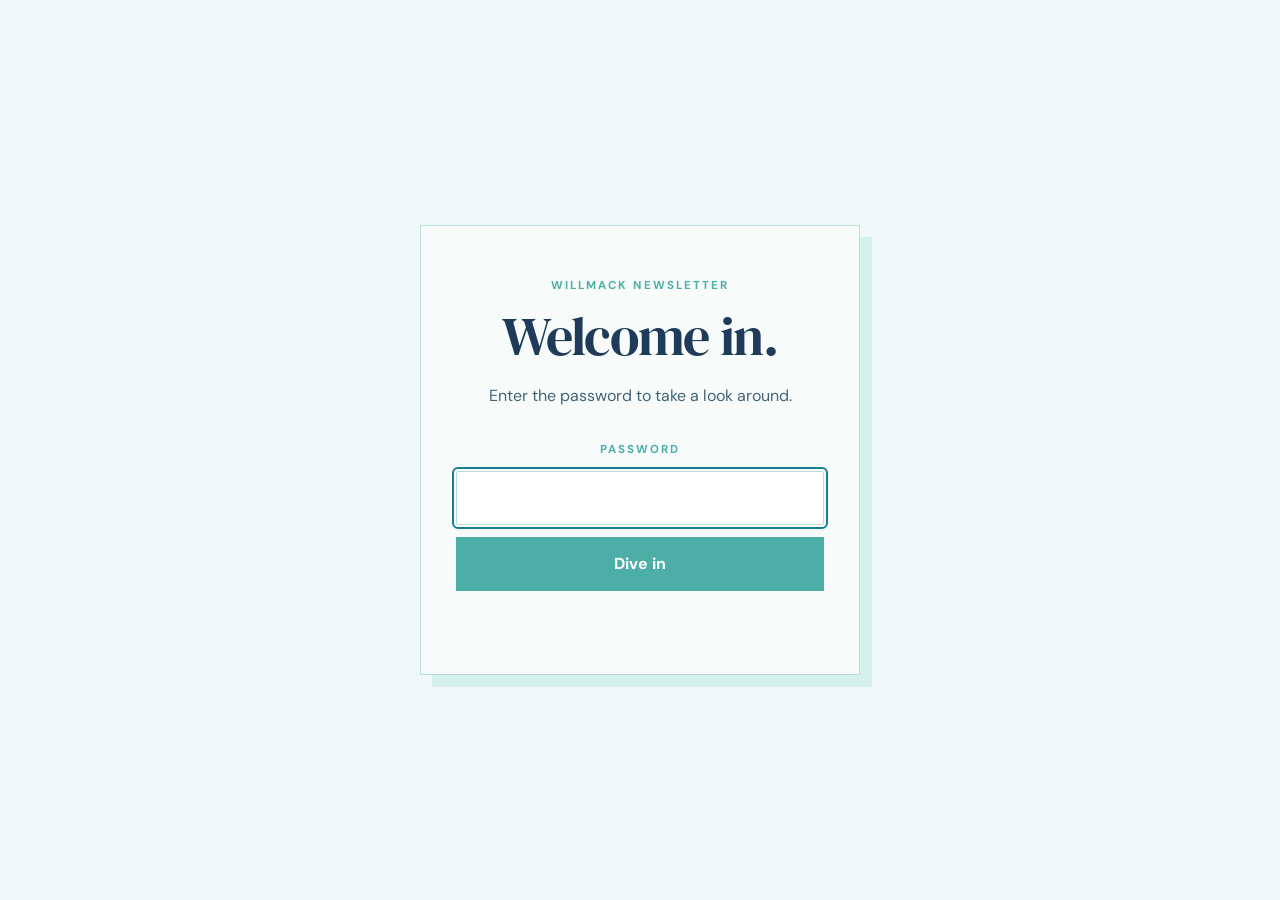
<file: index.html>
<!doctype html>
<html lang="en" data-root="./">

<head>
    <meta charset="utf-8">
    <meta name="viewport" content="width=device-width, initial-scale=1">
    <meta name="theme-color" content="#faf6ee">
    <title>WillMack Newsletter</title>
    <link rel="icon" href="data:image/svg+xml,%3Csvg xmlns='http://www.w3.org/2000/svg' viewBox='0 0 100 100'%3E%3Ctext y='.9em' font-size='90'%3E✉︎%3C/text%3E%3C/svg%3E">
    <link rel="stylesheet" href="./assets/css/style.css">
</head>

<body data-page="home">
    <div id="gate" class="gate">
        <div class="gate-card">
            <div class="eyebrow">WillMack Newsletter</div>
            <h1>Welcome in.</h1>
            <p>Enter the password to take a look around.</p>
            <form id="password-form"><label for="password" class="eyebrow">Password</label><input id="password"
                    type="password" autocomplete="current-password" required autofocus><button class="btn"
                    type="submit">Dive in</button>
                <div id="error" class="error" role="alert"></div>
            </form>
        </div>
    </div>
    <div id="site-shell" class="hidden">
        <div id="header"></div>
        <main id="main"></main>
        <div id="footer"></div>
    </div>
    <script src="./assets/js/config.js"></script>
    <script src="./assets/js/content.js"></script>
    <script src="./assets/js/app.js"></script>
</body>

</html>
</file>
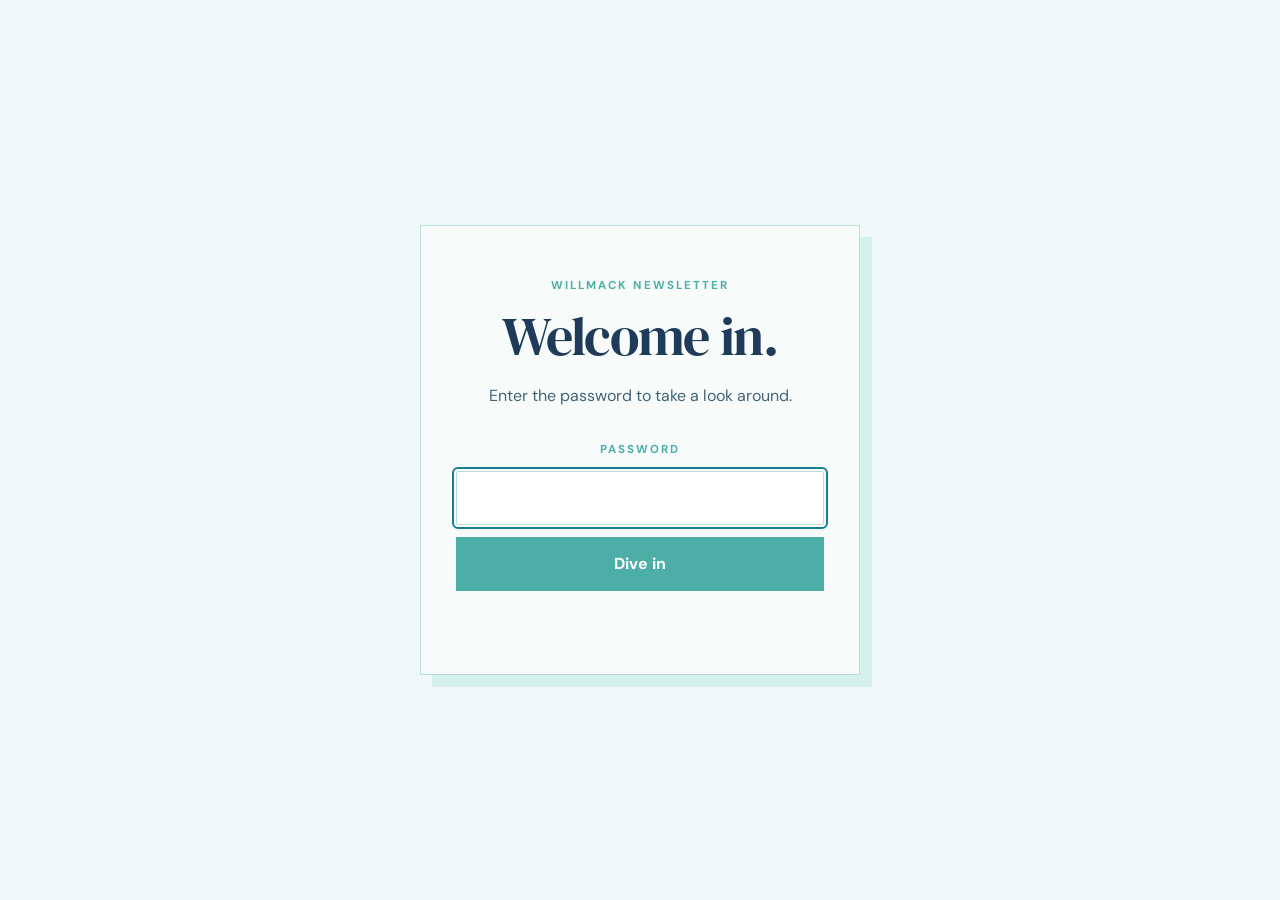
<file: pages/about.html>
<!doctype html>
<html lang="en" data-root="../">

<head>
    <meta charset="utf-8">
    <meta name="viewport" content="width=device-width, initial-scale=1">
    <meta name="theme-color" content="#faf6ee">
    <title>WillMack Newsletter</title>
    <link rel="icon" href="data:image/svg+xml,%3Csvg xmlns='http://www.w3.org/2000/svg' viewBox='0 0 100 100'%3E%3Ctext y='.9em' font-size='90'%3E✉︎%3C/text%3E%3C/svg%3E">
    <link rel="stylesheet" href="../assets/css/style.css">
</head>

<body data-page="about">
    <div id="gate" class="gate">
        <div class="gate-card">
            <div class="eyebrow">WillMack Newsletter</div>
            <h1>Welcome in.</h1>
            <p>Enter the password to take a look around.</p>
            <form id="password-form"><label for="password" class="eyebrow">Password</label><input id="password"
                    type="password" autocomplete="current-password" required autofocus><button class="btn"
                    type="submit">Dive in</button>
                <div id="error" class="error" role="alert"></div>
            </form>
        </div>
    </div>
    <div id="site-shell" class="hidden">
        <div id="header"></div>
        <main id="main"></main>
        <div id="footer"></div>
    </div>
    <script src="../assets/js/config.js"></script>
    <script src="../assets/js/pages/about.js"></script>
    <script src="../assets/js/app.js"></script>
</body>

</html>
</file>
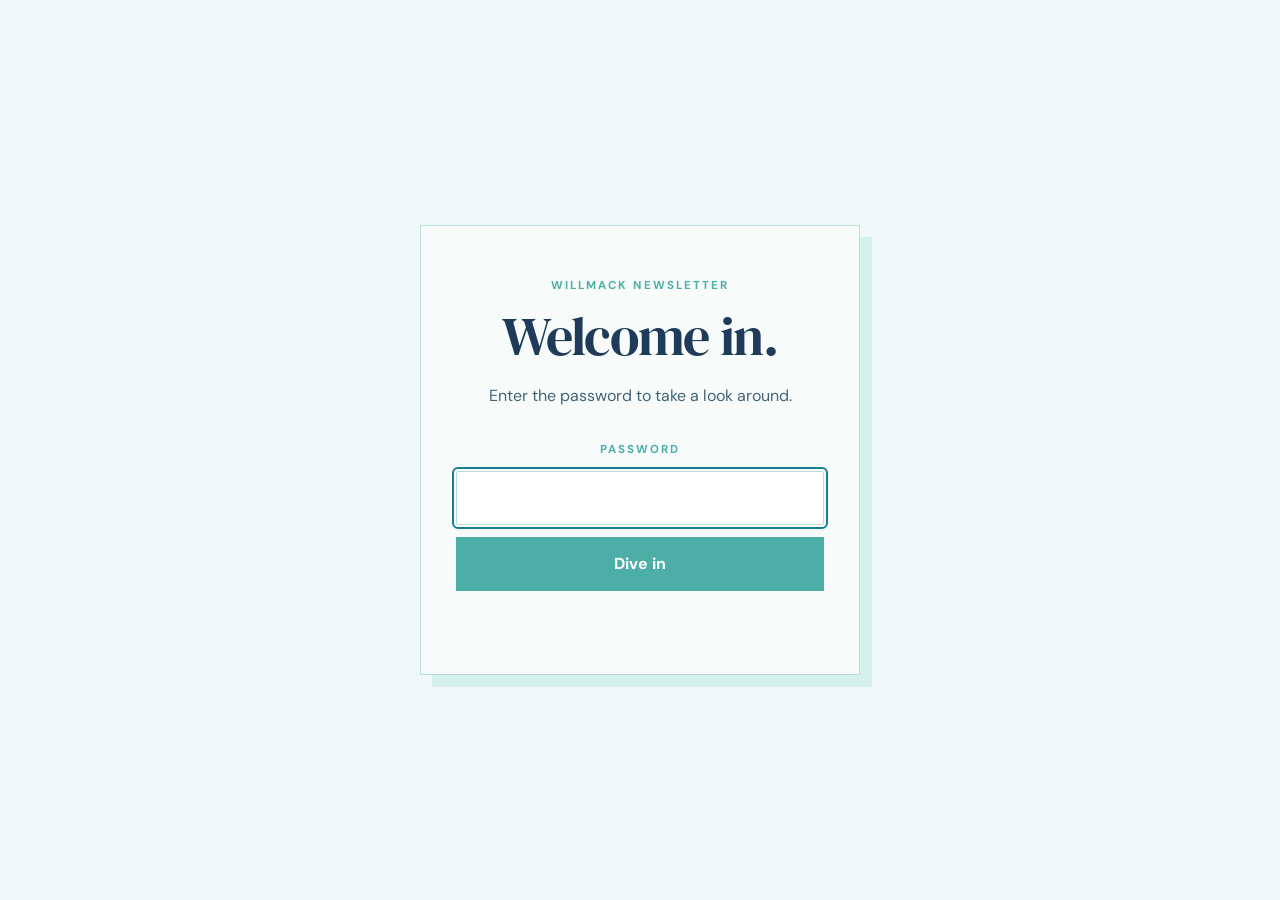
<file: pages/issue_001.html>
<!doctype html>
<html lang="en" data-root="../">

<head>
    <meta charset="utf-8">
    <meta name="viewport" content="width=device-width, initial-scale=1">
    <meta name="theme-color" content="#faf6ee">
    <title>WillMack Newsletter</title>
    <link rel="icon" href="data:image/svg+xml,%3Csvg xmlns='http://www.w3.org/2000/svg' viewBox='0 0 100 100'%3E%3Ctext y='.9em' font-size='90'%3E✉︎%3C/text%3E%3C/svg%3E">
    <link rel="stylesheet" href="../assets/css/style.css">
</head>

<body data-page="issue_001">
    <div id="gate" class="gate">
        <div class="gate-card">
            <div class="eyebrow">WillMack Newsletter</div>
            <h1>Welcome in.</h1>
            <p>Enter the password to take a look around.</p>
            <form id="password-form"><label for="password" class="eyebrow">Password</label><input id="password"
                    type="password" autocomplete="current-password" required autofocus><button class="btn"
                    type="submit">Dive in</button>
                <div id="error" class="error" role="alert"></div>
            </form>
        </div>
    </div>
    <div id="site-shell" class="hidden">
        <div id="header"></div>
        <main id="main"></main>
        <div id="footer"></div>
    </div>
    <script src="../assets/js/config.js"></script>
    <script src="../assets/js/pages/issue-001.js"></script>
    <script src="../assets/js/app.js"></script>
</body>

</html>
</file>
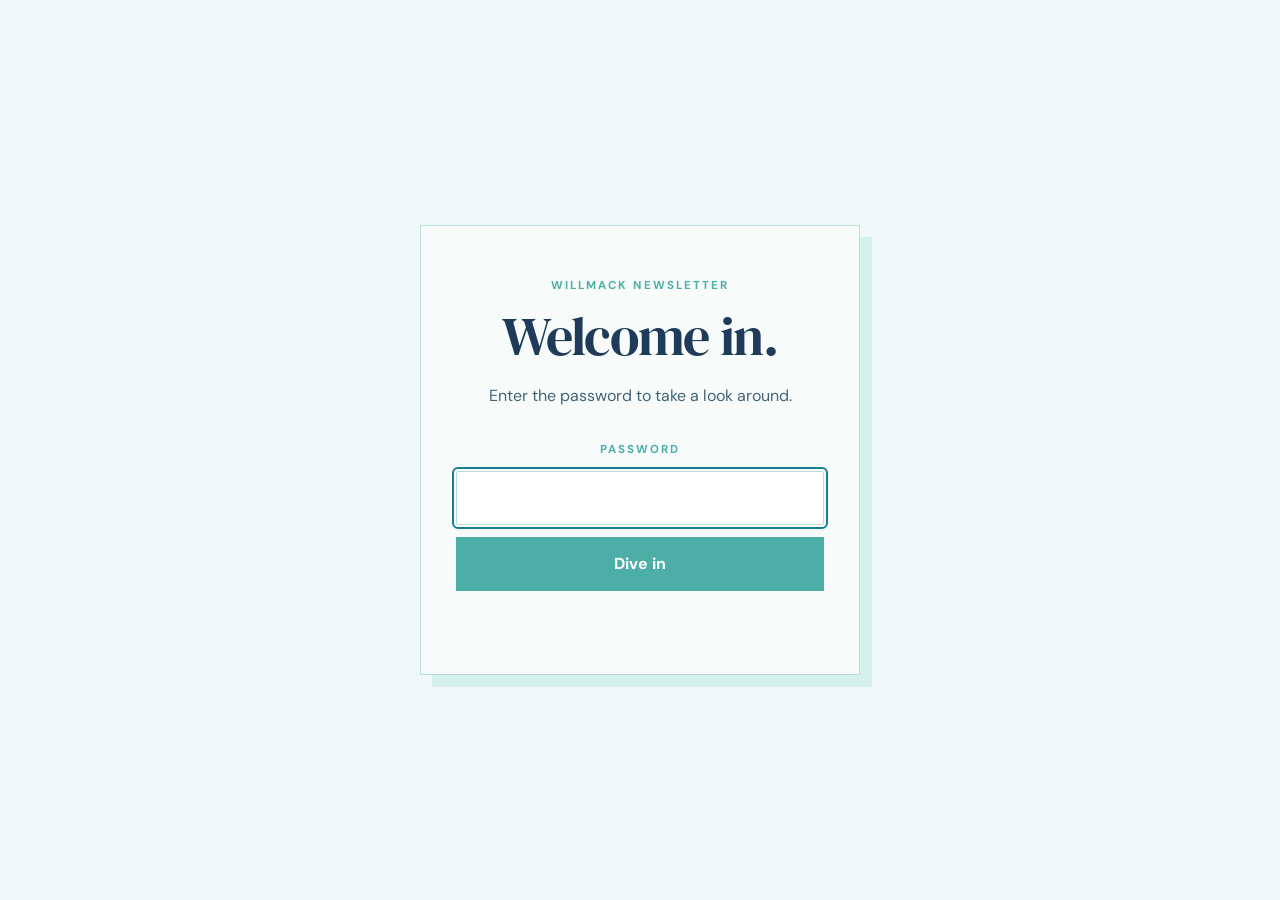
<file: pages/issue_002.html>
<!doctype html>
<html lang="en" data-root="../">

<head>
    <meta charset="utf-8">
    <meta name="viewport" content="width=device-width, initial-scale=1">
    <meta name="theme-color" content="#faf6ee">
    <title>WillMack Newsletter</title>
    <link rel="icon" href="data:image/svg+xml,%3Csvg xmlns='http://www.w3.org/2000/svg' viewBox='0 0 100 100'%3E%3Ctext y='.9em' font-size='90'%3E✉︎%3C/text%3E%3C/svg%3E">
    <link rel="stylesheet" href="../assets/css/style.css">
</head>

<body data-page="issue_002">
    <div id="gate" class="gate">
        <div class="gate-card">
            <div class="eyebrow">WillMack Newsletter</div>
            <h1>Welcome in.</h1>
            <p>Enter the password to take a look around.</p>
            <form id="password-form"><label for="password" class="eyebrow">Password</label><input id="password"
                    type="password" autocomplete="current-password" required autofocus><button class="btn"
                    type="submit">Dive in</button>
                <div id="error" class="error" role="alert"></div>
            </form>
        </div>
    </div>
    <div id="site-shell" class="hidden">
        <div id="header"></div>
        <main id="main"></main>
        <div id="footer"></div>
    </div>
    <script src="../assets/js/config.js"></script>
    <script src="../assets/js/pages/issue-002.js"></script>
    <script src="../assets/js/app.js"></script>
</body>

</html>
</file>
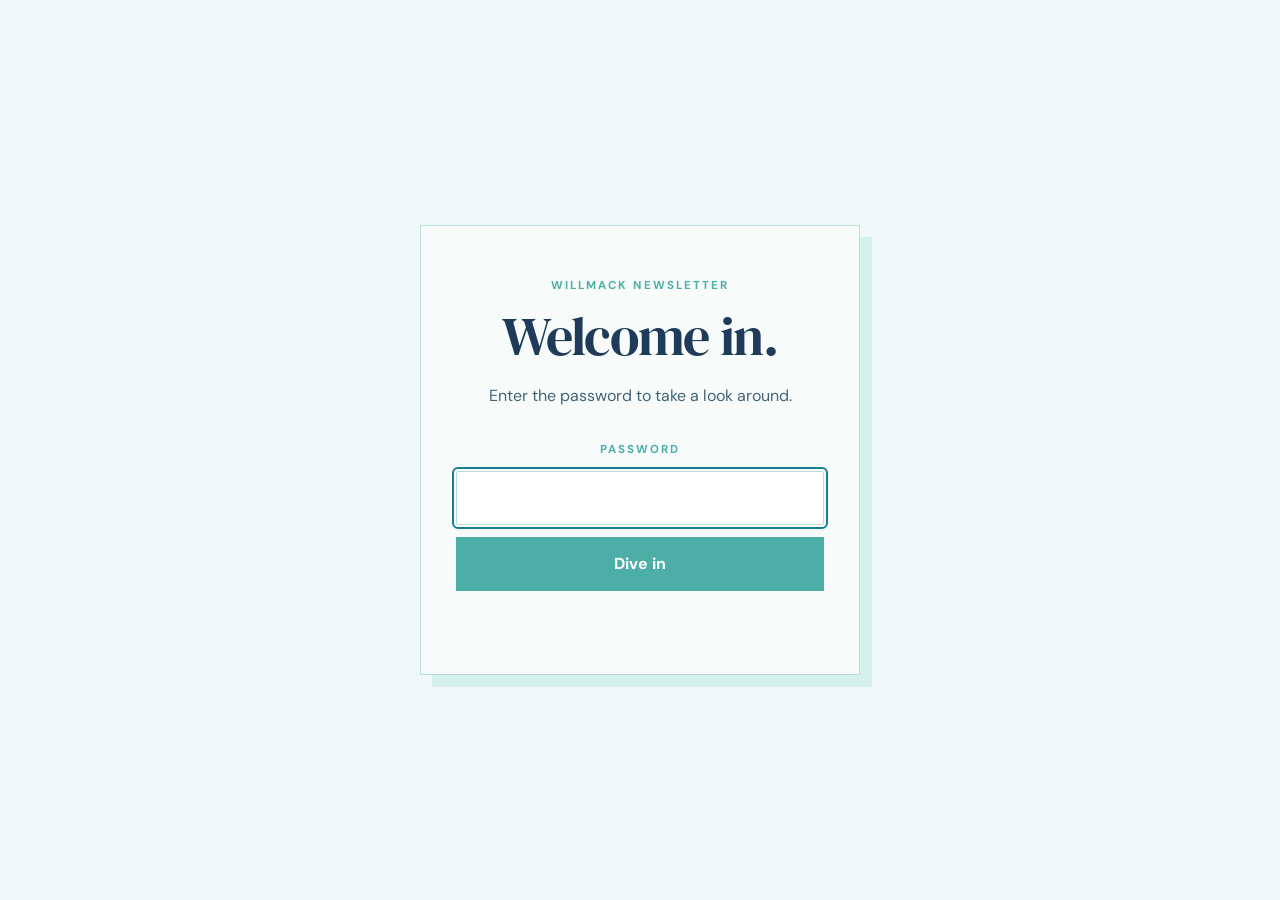
<file: pages/issue_003.html>
<!doctype html>
<html lang="en" data-root="../">

<head>
    <meta charset="utf-8">
    <meta name="viewport" content="width=device-width, initial-scale=1">
    <meta name="theme-color" content="#faf6ee">
    <title>WillMack Newsletter</title>
    <link rel="icon" href="data:image/svg+xml,%3Csvg xmlns='http://www.w3.org/2000/svg' viewBox='0 0 100 100'%3E%3Ctext y='.9em' font-size='90'%3E✉︎%3C/text%3E%3C/svg%3E">
    <link rel="stylesheet" href="../assets/css/style.css">
</head>

<body data-page="issue_003">
    <div id="gate" class="gate">
        <div class="gate-card">
            <div class="eyebrow">WillMack Newsletter</div>
            <h1>Welcome in.</h1>
            <p>Enter the password to take a look around.</p>
            <form id="password-form"><label for="password" class="eyebrow">Password</label><input id="password"
                    type="password" autocomplete="current-password" required autofocus><button class="btn"
                    type="submit">Dive in</button>
                <div id="error" class="error" role="alert"></div>
            </form>
        </div>
    </div>
    <div id="site-shell" class="hidden">
        <div id="header"></div>
        <main id="main"></main>
        <div id="footer"></div>
    </div>
    <script src="../assets/js/config.js"></script>
    <script src="../assets/js/pages/issue-003.js"></script>
    <script src="../assets/js/app.js"></script>
</body>

</html>
</file>
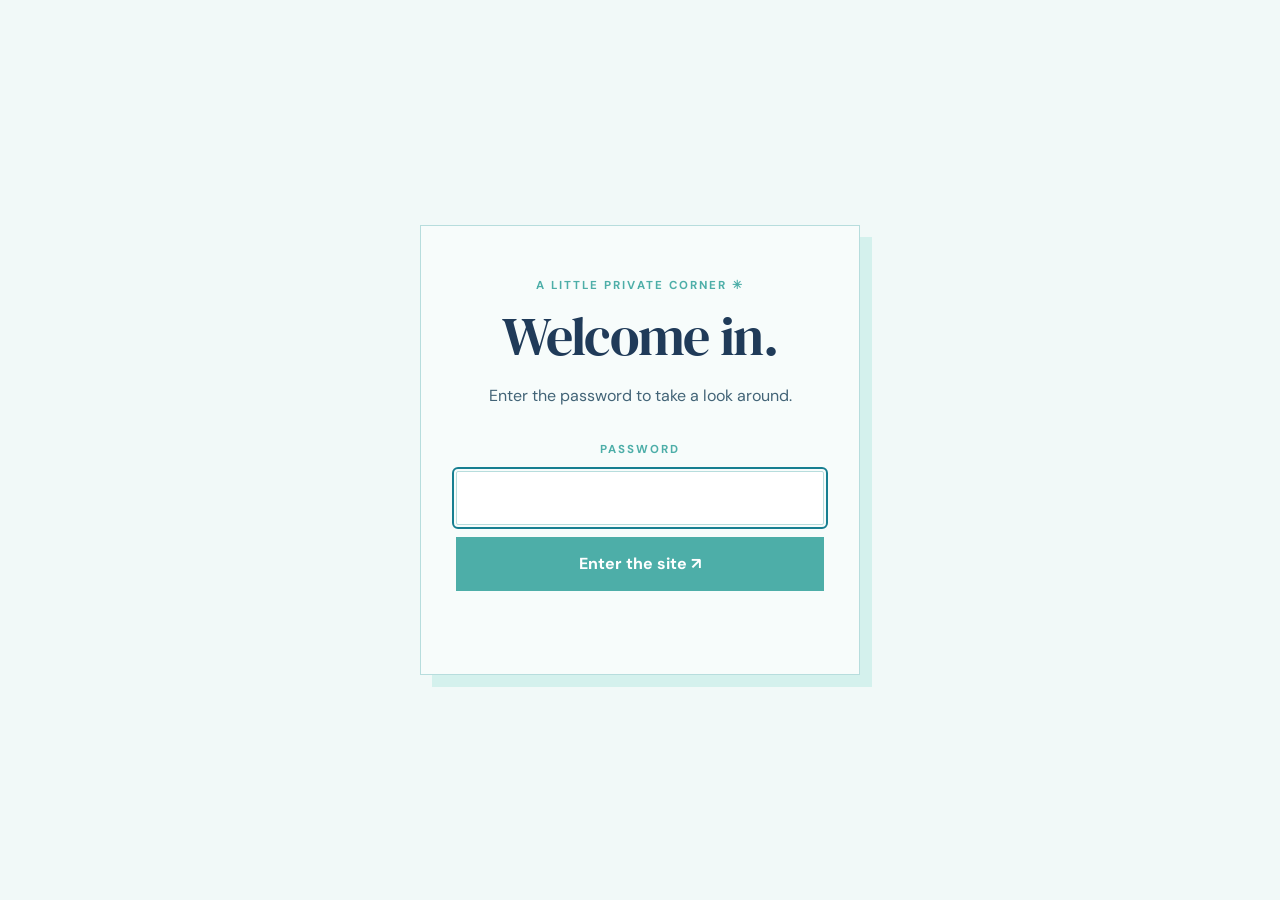
<file: pages/journal.html>
<!doctype html>
<html lang="en" data-root="../">

<head>
    <meta charset="utf-8">
    <meta name="viewport" content="width=device-width, initial-scale=1">
    <meta name="theme-color" content="#faf6ee">
    <title>Journal · Little Atelier</title>
    <link rel="stylesheet" href="../assets/css/style.css">
</head>

<body data-page="journal">
    <div id="gate" class="gate">
        <div class="gate-card">
            <div class="eyebrow">A little private corner ✳</div>
            <h1>Welcome in.</h1>
            <p>Enter the password to take a look around.</p>
            <form id="password-form"><label for="password" class="eyebrow">Password</label><input id="password"
                    type="password" autocomplete="current-password" required autofocus><button class="btn"
                    type="submit">Enter the site ↗</button>
                <div id="error" class="error" role="alert"></div>
            </form>
        </div>
    </div>
    <div id="site-shell" class="hidden">
        <div id="header"></div>
        <main id="main"></main>
        <div id="footer"></div>
    </div>
    <script src="../assets/js/config.js"></script>
    <script src="../assets/js/content.js"></script>
    <script src="../assets/js/app.js"></script>
</body>

</html>
</file>
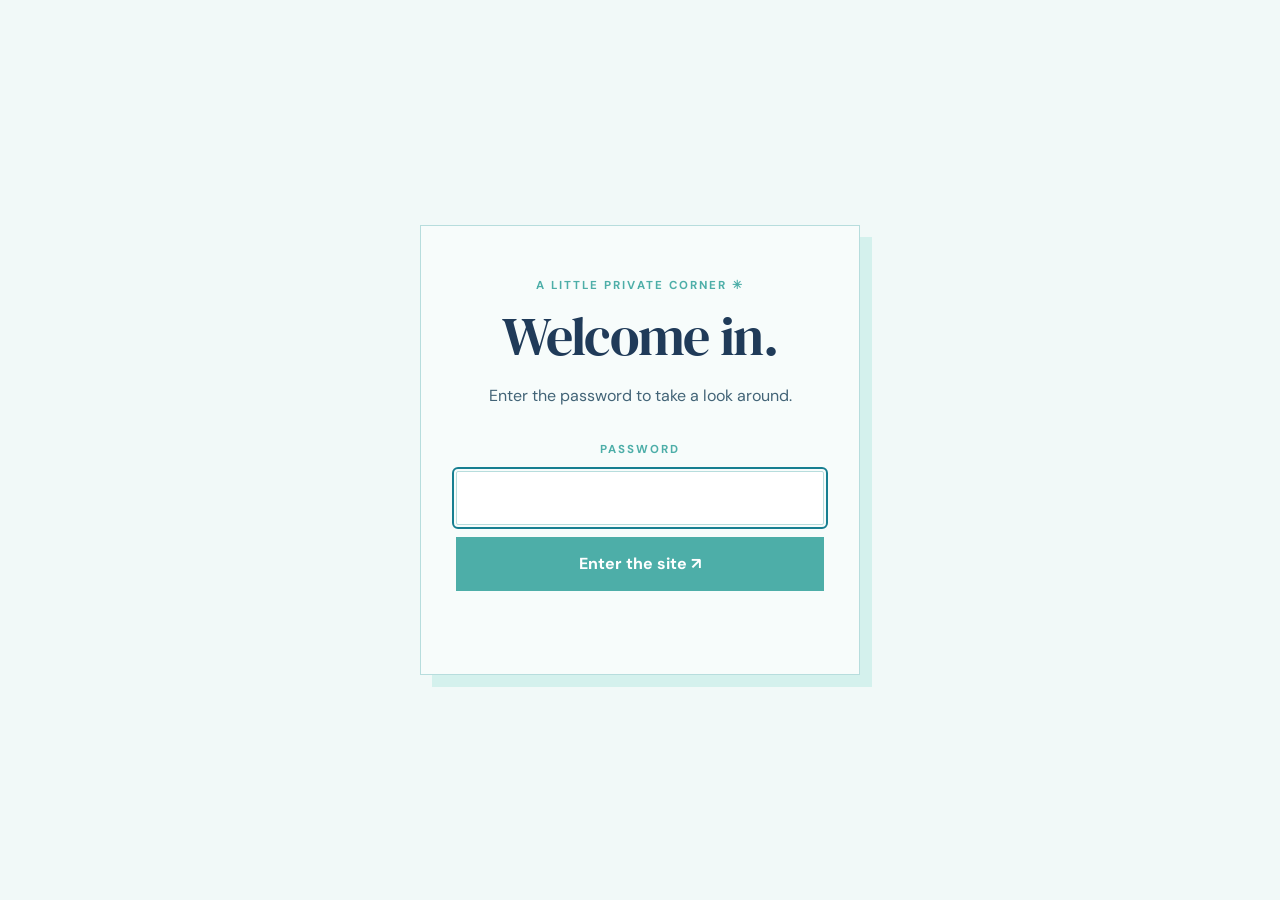
<file: pages/projects.html>
<!doctype html>
<html lang="en" data-root="../">

<head>
    <meta charset="utf-8">
    <meta name="viewport" content="width=device-width, initial-scale=1">
    <meta name="theme-color" content="#faf6ee">
    <title>Projects · Little Atelier</title>
    <link rel="stylesheet" href="../assets/css/style.css">
</head>

<body data-page="projects">
    <div id="gate" class="gate">
        <div class="gate-card">
            <div class="eyebrow">A little private corner ✳</div>
            <h1>Welcome in.</h1>
            <p>Enter the password to take a look around.</p>
            <form id="password-form"><label for="password" class="eyebrow">Password</label><input id="password"
                    type="password" autocomplete="current-password" required autofocus><button class="btn"
                    type="submit">Enter the site ↗</button>
                <div id="error" class="error" role="alert"></div>
            </form>
        </div>
    </div>
    <div id="site-shell" class="hidden">
        <div id="header"></div>
        <main id="main"></main>
        <div id="footer"></div>
    </div>
    <script src="../assets/js/config.js"></script>
    <script src="../assets/js/content.js"></script>
    <script src="../assets/js/app.js"></script>
</body>

</html>
</file>
<file: assets/css/style.css>
@import url('https://fonts.googleapis.com/css2?family=DM+Sans:wght@400;500;600;700&family=DM+Serif+Display:ital@0;1&display=swap');
@import url('https://fonts.googleapis.com/css2?family=Caveat:wght@400;500;600;700&display=swap');

/* ==========================================================
   01. DESIGN TOKENS
   ========================================================== */
:root {
    /* Base ocean palette */
    --sea-mist: #F1F9F8;
    --ocean-deep: #203B59;
    --tidal-blue: #177F91;
    --shallow-water: #D4F1ED;
    --sea-glass: #59BDB7;
    --ocean-slate: #426477;

    /* Surfaces and details */
    --surface-light: #F7FCFB;
    --surface-white: #FFFFFF;
    --border-blue: #B7DDDD;
    --sunlit-water: #E4F8F5;
    --deep-water-haze: #EAF5F4;
    --error-red: #A12F36;
    --button-text: #FFFFFF;

    /* Underwater illustration accents */
    --water-glow: #43DCD8;
    --lagoon-turquoise: #23B6B1;
    --shark-shadow: #354D72;
    --underwater-violet: #625B83;

    /* Editorial accent */
    --editorial-highlight: #4DAEA8;

    /* Semantic colors */
    --paper: var(--sea-mist);
    --ink: var(--ocean-deep);
    --accent: var(--tidal-blue);
    --feature-background: var(--shallow-water);
    --line: var(--border-blue);
    --muted: var(--ocean-slate);
    --card-background: var(--surface-light);
    --gate-background: var(--sea-mist);
    --input-background: var(--surface-white);
    --input-text: var(--ocean-deep);
    --focus-color: var(--tidal-blue);
    --error-color: var(--error-red);
    --shadow-color: var(--shallow-water);
    --gradient-highlight: var(--sunlit-water);
    --gradient-middle: var(--sea-mist);
    --gradient-base: var(--deep-water-haze);

    /* Layout */
    --max: 1060px;
    --reading-width: 730px;
}

/* ==========================================================
   02. GLOBAL BASE
   ========================================================== */
* {
    box-sizing: border-box;
}

body {
    margin: 0;
    background-color: var(--paper);
    background-image:
        radial-gradient(ellipse at 85% 5%,
            rgba(67, 220, 216, 0.12) 0%,
            transparent 45%),
        radial-gradient(ellipse at 10% 75%,
            rgba(35, 182, 177, 0.06) 0%,
            transparent 50%),
        linear-gradient(90deg,
            #FFFFFF 0%,
            #FFFFFF 45%,
            #F7FCFB 65%,
            var(--sea-mist) 80%,
            var(--deep-water-haze) 100%);
    color: var(--ink);
    font-family: 'DM Sans', sans-serif;
    line-height: 1.65;
}

a {
    color: inherit;
}

button,
input {
    font: inherit;
}

button {
    cursor: pointer;
}

.hidden {
    display: none !important;
}

/* ==========================================================
   03. TYPOGRAPHY AND INLINE FORMATTING
   ========================================================== */
h1,
h2,
h3 {
    font-family: 'DM Serif Display', serif;
    font-weight: 400;
    line-height: 1.1;
    letter-spacing: -.025em;
}

h1 {
    font-size: clamp(3.3rem, 8vw, 6.6rem);
    max-width: 850px;
    margin: 18px 0;
}

h2 {
    font-size: clamp(2.1rem, 5vw, 3.5rem);
    margin: 12px 0 20px;
}

h3 {
    font-size: 1.6rem;
}

.eyebrow {
    text-transform: uppercase;
    letter-spacing: .18em;
    font-size: .72rem;
    font-weight: 700;
    color: var(--editorial-highlight);
}

.text-accent {
    color: var(--editorial-highlight);
    font-weight: 600;
}

.text-cursive {
    font-family: 'DM Serif Display', serif;
    font-style: italic;
}

.text-underline {
    text-decoration: underline;
    text-decoration-color: var(--sea-glass);
    text-decoration-thickness: 2px;
    text-underline-offset: 4px;
}

strong {
    font-weight: 700;
}

del {
    opacity: 0.65;
}



/* Handwritten signature in regular text sections */

.handwritten-signature {
    display: inline-block;

    font-family: 'Caveat', cursive;
    font-size: 2.4rem;
    font-weight: 700;
    line-height: 1.3;

    color: var(--tidal-blue);

    transform: rotate(-2deg);
}


/* ==========================================================
   04. HEADER AND NAVIGATION
   ========================================================== */
.site-header {
    max-width: var(--max);
    margin: 0 auto;
    padding: 24px 25px;
    display: flex;
    align-items: center;
    justify-content: space-between;
    gap: 32px;
    border-bottom: 1px solid var(--line);
}

.brand {
    font-family: 'DM Serif Display', serif;
    font-size: 1.65rem;
    letter-spacing: -.03em;
    line-height: 1.2;
    text-decoration: none;
    white-space: nowrap;
    color: var(--ink);
}

.brand span {
    color: var(--editorial-highlight);
}

.nav {
    display: flex;
    align-items: center;
    justify-content: flex-end;
    flex-wrap: nowrap;
    gap: 26px;
}

.nav a {
    display: inline-flex;
    align-items: center;
    font-family: 'DM Sans', sans-serif;
    font-size: .87rem;
    font-weight: 600;
    line-height: 1.4;
    color: var(--ink);
    text-decoration: none;
    white-space: nowrap;
    transition: color .2s ease;
}

.nav a:hover,
.nav a[aria-current="page"] {
    color: var(--editorial-highlight);
}

.issue-picker {
    appearance: none;
    -webkit-appearance: none;
    font-family: 'DM Sans', sans-serif;
    font-size: .87rem;
    font-weight: 600;
    line-height: 1.4;
    color: var(--ink);
    background-color: transparent;
    border: 1px solid var(--line);
    border-radius: 4px;
    padding: 10px 34px 10px 14px;
    cursor: pointer;
    min-height: 42px;
    background-image:
        linear-gradient(45deg, transparent 50%, var(--ink) 50%),
        linear-gradient(135deg, var(--ink) 50%, transparent 50%);
    background-position:
        calc(100% - 17px) 50%,
        calc(100% - 12px) 50%;
    background-size: 5px 5px;
    background-repeat: no-repeat;
    transition: border-color .2s ease, color .2s ease;
}

.issue-picker:hover {
    border-color: var(--editorial-highlight);
    color: var(--editorial-highlight);
}

.issue-picker:focus-visible {
    outline: 2px solid var(--editorial-highlight);
    outline-offset: 3px;
}

.nav-divider {
    width: 1px;
    height: 22px;
    background: var(--line);
    flex-shrink: 0;
}

.logout {
    display: inline-flex;
    align-items: center;
    justify-content: center;
    width: 38px;
    height: 38px;
    padding: 0;
    border: 1px solid transparent;
    border-radius: 50%;
    background: transparent;
    color: var(--muted);
    font-family: 'DM Sans', sans-serif;
    font-size: .8rem;
    font-weight: 500;
    line-height: 1.4;
    text-decoration: none;
    white-space: nowrap;
    cursor: pointer;
    transition: color .2s ease, background-color .2s ease, border-color .2s ease;
}

.lock-icon {
    width: 21px;
    height: 21px;
    display: block;
    transition: transform .2s ease;
}

.logout:hover {
    color: var(--editorial-highlight);
    background: var(--shallow-water);
    border-color: var(--line);
    text-decoration: underline;
}

.logout:hover .lock-icon {
    transform: scale(1.08);
}

.logout:focus-visible {
    outline: 2px solid var(--editorial-highlight);
    outline-offset: 3px;
}

/* ==========================================================
   05. NEWSLETTER LAYOUT AND SECTIONS
   ========================================================== */
main {
    max-width: var(--max);
    margin: 0 auto;
    padding: 65px 25px 110px;
}

body:not([data-page="home"]) main {
    max-width: calc(var(--reading-width) + 50px);
}

.intro {
    padding: 55px 0 75px;
    position: relative;
    border-bottom: 1px solid var(--line);
}

.intro,
.content-section,
.intro p,
.section-body {
    width: 100%;
    max-width: 100%;
}

.intro h1 {
    max-width: 100%;
    font-size: clamp(2.8rem, 6vw, 5rem);
}

.intro p {
    font-size: 1.13rem;
    color: var(--muted);
}

.content-section {
    padding: 66px 0;
    border-bottom: 1px solid var(--line);
}

.content-section h2 {
    font-size: clamp(2rem, 4vw, 3rem);
}

.section-body {
    color: var(--muted);
}

.section-body p {
    margin: 0 0 1em;
}

.section-body a {
    color: var(--editorial-highlight);
}


/* ==========================================================
   ARTICLE IMAGES — STANDARD STYLE
   ========================================================== */

.article-image {
    width: 100%;
    max-width: 100%;
    margin: 32px auto 36px;
}

/* Standard image between paragraphs */

.article-image-standard {
    padding: 10px;

    background: #FFFFFF;
    border: 1px solid var(--border-blue);
    border-radius: 7px;

    box-shadow:
        0 5px 18px rgba(32, 59, 89, 0.07);
}

.article-image-standard img {
    display: block;
    width: 100%;
    height: auto;

    border-radius: 3px;
    object-fit: contain;
}

/* Optional caption */

.article-image figcaption {
    margin: 12px 8px 4px;

    font-family: 'DM Sans', sans-serif;
    font-size: 12px;
    font-style: italic;
    line-height: 1.6;
    text-align: center;

    color: var(--ocean-slate);
}

/* Mobile */

@media (max-width: 600px) {
    .article-image {
        margin: 24px auto 28px;
    }

    .article-image-standard {
        padding: 7px;
    }
}


/* ==========================================================
   ARTICLE IMAGE — BROWSER WINDOW
   ========================================================== */

.article-image-web {
    width: 100%;
    max-width: 650px;
    margin: 36px auto 42px;
    padding: 0;

    overflow: hidden;
    background: #FFFFFF;

    border: 1px solid var(--border-blue);
    border-radius: 10px;

    box-shadow: 0 12px 28px rgba(32, 59, 89, 0.12);
}

/* Browser toolbar */

.article-web-toolbar {
    display: grid;
    grid-template-columns: 60px minmax(0, 1fr) 24px;
    align-items: center;
    gap: 12px;

    padding: 11px 15px;

    background: #E5F2F1;
    border-bottom: 1px solid var(--border-blue);
}

/* Window controls */

.article-web-buttons {
    display: flex;
    gap: 6px;
}

.article-web-buttons span {
    width: 10px;
    height: 10px;
    border-radius: 50%;
}

.article-web-buttons span:nth-child(1) {
    background: #E9A5A5;
}

.article-web-buttons span:nth-child(2) {
    background: #E8CD91;
}

.article-web-buttons span:nth-child(3) {
    background: #8FC9B6;
}

/* Address bar */

.article-web-address {
    min-width: 0;
    padding: 6px 12px;

    overflow: hidden;
    text-overflow: ellipsis;
    white-space: nowrap;

    background: #FFFFFF;
    border: 1px solid #C5DDDA;
    border-radius: 5px;

    font-family: 'DM Sans', sans-serif;
    font-size: 11px;
    text-align: center;
    color: var(--ocean-slate);
}

/* Menu */

.article-web-menu {
    font-size: 14px;
    text-align: right;
    color: var(--ocean-slate);
}

/* Original screenshot — no cropping */

.article-image-web img {
    display: block;
    width: 100%;
    height: auto;
    object-fit: contain;
    border: none;
    border-radius: 0;
}

/* Optional caption, outside the browser appearance */

.article-image-web figcaption {
    margin: 0;
    padding: 12px 16px;

    border-top: 1px solid #E2EEEE;
    background: #FAFDFC;

    font-size: 12px;
    color: var(--ocean-slate);
    text-align: center;
}

@media (max-width: 600px) {
    .article-web-toolbar {
        grid-template-columns: 48px minmax(0, 1fr) 20px;
        gap: 7px;
        padding: 9px;
    }

    .article-web-buttons span {
        width: 8px;
        height: 8px;
    }

    .article-web-address {
        padding: 5px;
        font-size: 10px;
    }
}


.feature {
    background: var(--feature-background);
    border-radius: 4px;
    padding: 35px;
    margin-top: 25px;
}

.cards {
    display: grid;
    grid-template-columns: repeat(auto-fit, minmax(220px, 1fr));
    gap: 16px;
    margin-top: 26px;
}

.mini-card {
    border: 1px solid var(--line);
    background: var(--card-background);
    padding: 25px;
    border-radius: 4px;
}

.mini-card h3 {
    margin: 0 0 10px;
}

.mini-card p {
    color: var(--muted);
    margin: 0;
}



/* ==========================================
   BOOK EXCERPTS
   ========================================== */


.excerpt-card {
    margin-top: 26px;
    padding: 32px 36px;

    /* Almost-white notebook paper */
    background-color: #FFFFFF;

    /* Very faint horizontal notebook lines */
    background-image: repeating-linear-gradient(to bottom,
            transparent 0px,
            transparent 31px,
            rgba(89, 189, 183, 0.10) 32px,
            transparent 33px);

    border: 1px solid rgba(183, 221, 221, 0.65);
    border-radius: 8px;
}


/* Excerpt text — same typography as regular paragraphs */

.excerpt-text {
    padding-left: 24px;
    border-left: 3px solid var(--sea-glass);

    font-family: 'DM Sans', sans-serif;
    font-size: 1rem;
    font-weight: 400;
    font-style: normal;
    line-height: 1.65;

    color: var(--muted);
}

.excerpt-text p {
    margin: 0 0 1em;
    font-weight: 400;
    font-style: normal;
}

.excerpt-text p:last-child {
    margin-bottom: 0;
}

/* Book attribution */


.excerpt-source {
    display: flex;
    flex-direction: column;
    gap: 3px;

    margin-bottom: 28px;
    padding-bottom: 18px;

    border-bottom: 1px solid var(--border-blue);

    font-family: 'DM Sans', sans-serif;
}


.excerpt-book {
    color: var(--ocean-deep);
    font-size: 15px;
    font-weight: 700;
}

.excerpt-author {
    color: var(--ocean-slate);
    font-size: 13px;
}

.excerpt-location {
    color: var(--tidal-blue);
    font-size: 12px;
    font-style: italic;
}

/* Mobile */

@media (max-width: 600px) {
    .excerpt-card {
        padding: 22px 18px;
    }

    .excerpt-text {
        padding-left: 16px;
    }
}



/* ==========================================
   BOOK RECOMMENDATIONS
   ========================================== */

.book-list {
    display: flex;
    flex-direction: column;
    gap: 24px;
    margin-top: 28px;
}

/* Individual recommendation */




/* ==========================================
   BOOK CARDS — LITTLE HARDCOVERS
   ========================================== */


/* ==========================================
   BOOK CARDS — HARDCOVER EDITION
   ========================================== */

.book-list {
    display: flex;
    flex-direction: column;
    gap: 36px;
    margin-top: 28px;

    /* Space for the book spines and page edges */
    padding: 6px 14px 16px 12px;
}

/* The book itself */

.book-card {
    position: relative;
    isolation: isolate;

    padding: 40px 42px 40px 52px;

    /* Warm, subtly illuminated book cover */
    background:
        radial-gradient(ellipse at 100% 0%,
            rgba(89, 189, 183, 0.13),
            transparent 58%),
        linear-gradient(135deg,
            #FFFFFF 0%,
            #FFFEFA 65%,
            #F6FAF7 100%);

    /* Thick hardcover spine */
    border: 1px solid #A9CECE;
    border-left: 15px solid #438F96;
    border-radius: 7px 13px 13px 7px;

    /* Cover depth + layered page edges */
    box-shadow:
        inset 7px 0 10px -8px rgba(32, 59, 89, 0.40),

        /* Cream-colored pages */
        3px 3px 0 -1px #FFFDF5,
        5px 5px 0 -1px #E5E3D9,
        7px 7px 0 -1px #FFFDF5,
        9px 9px 0 -1px #D6DDD7,

        /* Shadow on the desk */
        10px 16px 28px rgba(32, 59, 89, 0.12);

    transition:
        transform 0.3s ease,
        box-shadow 0.3s ease;
}

/* Spine groove + decorative binding bands */


/* ==========================================
   TURQUOISE SPINE + WRAPAROUND METAL RINGS
   ========================================== */

.book-card {
    overflow: visible;
}


/* ==========================================
   REALISTIC METAL RING BINDING
   ========================================== */

.book-card::before {
    content: "";
    position: absolute;

    top: 0;
    bottom: 0;

    /* Rings protrude beyond the book's edge */
    left: -23px;
    width: 36px;

    pointer-events: none;
    z-index: 2;

    background:
        /*
         * Rounded wire loops.
         * The elliptical highlights give the rings
         * a curved, three-dimensional appearance.
         */
        radial-gradient(ellipse 9px 9px at 8px 32px,
            transparent 45%,
            #607F8D 50%,
            #EAF4F6 64%,
            #FFFFFF 73%,
            transparent 80%) left top / 36px 64px repeat-y,

        /* Bright metallic upper highlight */
        repeating-linear-gradient(to bottom,
            transparent 0px,
            transparent 27px,
            #FFFFFF 28px,
            #DDE9EC 29px,
            #819EAB 31px,
            #F8FCFD 33px,
            #607F8D 35px,
            transparent 37px,
            transparent 64px) left top / 36px 100% no-repeat,

        /* Small shadows beneath each ring */
        repeating-linear-gradient(to bottom,
            transparent 0px,
            transparent 36px,
            rgba(32, 59, 89, 0.20) 38px,
            transparent 41px,
            transparent 64px) 8px top / 15px 100% no-repeat,

        /* Original turquoise spine */
        linear-gradient(to right,
            #2E727D 0%,
            #438F96 35%,
            #65AEB0 65%,
            #327A84 100%) 8px top / 15px 100% no-repeat;
}



/* Embossed border on the front cover */

.book-card::after {
    content: "";
    position: absolute;

    inset: 13px 13px 13px 18px;

    border: 1px solid rgba(67, 143, 150, 0.24);
    border-radius: 3px 8px 8px 3px;

    box-shadow:
        inset 0 0 0 4px rgba(255, 255, 255, 0.35),
        0 0 0 3px rgba(67, 143, 150, 0.05);

    pointer-events: none;
}

/* Lift the book from the shelf */

.book-card:hover {
    transform: translateY(-5px) rotate(-0.4deg);

    box-shadow:
        inset 7px 0 10px -8px rgba(32, 59, 89, 0.40),

        4px 5px 0 -1px #FFFDF5,
        7px 7px 0 -1px #E5E3D9,
        10px 10px 0 -1px #FFFDF5,
        13px 13px 0 -1px #D6DDD7,

        16px 24px 38px rgba(32, 59, 89, 0.17);
}

/* Make sure all content sits above the cover detailing */

.book-card>* {
    position: relative;
    z-index: 1;
}

/* Mobile adjustments */

@media (max-width: 600px) {
    .book-list {
        gap: 30px;
        padding: 4px 12px 14px 6px;
    }

    .book-card {
        padding: 30px 24px 30px 30px;
        border-left-width: 11px;
    }

    .book-card::before {
        left: -11px;
        width: 11px;
    }

    .book-card::after {
        inset: 9px 9px 9px 12px;
    }
}

/* Respect reduced-motion preferences */

@media (prefers-reduced-motion: reduce) {
    .book-card {
        transition: none;
    }

    .book-card:hover {
        transform: none;
    }
}




/* Title, author and rating */

.book-header {
    display: flex;
    align-items: flex-start;
    justify-content: space-between;
    gap: 24px;
}

.book-heading {
    flex: 1;
    min-width: 0;
}

.book-heading h3 {
    margin: 0 0 6px;

    font-family: 'DM Serif Display', serif;
    font-size: clamp(1.5rem, 3vw, 2rem);
    line-height: 1.2;

    color: var(--ocean-deep);
}

.book-author {
    color: var(--ocean-slate);
    font-size: 14px;
}


/* AO3-style content rating */

.book-rating {
    display: flex;
    align-items: flex-start;
    flex-shrink: 0;
}

.book-rating-badge {
    display: inline-flex;
    align-items: center;
    justify-content: center;

    min-width: 36px;
    height: 36px;
    padding: 0 10px;

    background: var(--sunlit-water);
    border: 1px solid var(--border-blue);
    border-radius: 6px;

    color: var(--tidal-blue);
    font-family: 'DM Sans', sans-serif;
    font-size: 14px;
    font-weight: 700;
}


/* Summary */

.book-summary {
    margin-top: 22px;

    color: var(--muted);
    font-size: 1rem;
    line-height: 1.65;
}

.book-summary p {
    margin: 0 0 1em;
}

.book-summary p:last-child {
    margin-bottom: 0;
}

/* Tags */

.book-tags {
    display: flex;
    flex-wrap: wrap;
    gap: 8px;

    margin-top: 22px;
}

.book-tag {
    display: inline-block;
    padding: 5px 12px;

    background: var(--sunlit-water);
    border-radius: 999px;

    color: var(--tidal-blue);
    font-size: 12px;
    font-weight: 600;
}


/* Actual archive warnings — muted red */

.book-tag-warning {
    background: #F8E6E5;
    border: 1px solid #E8B8B5;
    color: #A34B4B;
}

/* No warnings / creator chose not to warn — white */

.book-tag-warning-neutral {
    background: #FFFFFF;
    border: 1px solid var(--border-blue);
    color: var(--ocean-slate);
}


/* Word count */

.book-wordcount {
    margin-top: 22px;

    color: var(--muted);
    font-size: 13px;
}

.book-meta-label {
    margin-right: 10px;

    color: var(--ink);
    font-weight: 700;
}

/* Content warnings */

.book-warnings {
    margin-top: 22px;
    padding: 16px 18px;

    background: rgba(212, 241, 237, 0.35);
    border-left: 3px solid var(--sea-glass);
    border-radius: 3px;
}

.book-warnings strong {
    display: block;
    margin-bottom: 5px;

    color: var(--ocean-deep);
    font-size: 12px;
    font-weight: 700;
}

.book-warnings p {
    margin: 0;

    color: var(--muted);
    font-size: 13px;
    line-height: 1.6;
}

/* EPUB download button */

.book-download {
    display: inline-flex;
    align-items: center;
    justify-content: center;
    gap: 12px;

    margin-top: 26px;
    padding: 12px 20px;

    background: var(--tidal-blue);
    border-radius: 999px;

    color: var(--button-text);
    text-decoration: none;
    font-size: 14px;
    font-weight: 600;

    transition:
        background 0.2s ease,
        transform 0.2s ease;
}

.book-download:hover {
    background: var(--ocean-deep);
    transform: translateY(-2px);
}

.book-download:focus-visible {
    outline: 2px solid var(--editorial-highlight);
    outline-offset: 4px;
}

/* Mobile */

@media (max-width: 600px) {
    .book-card {
        padding: 24px 20px;
    }

    .book-header {
        flex-direction: column;
        gap: 12px;
    }

    .book-rating {
        align-items: flex-start;
    }

    .book-download {
        width: 100%;
    }
}




/* ==========================================================
   PHOTO COLLAGE — pinned prints + handwritten notes
   Natural image proportions, responsive layout
   ========================================================== */

.collage-layout {
    display: grid;
    grid-template-columns: minmax(0, 1fr);
    gap: 38px;
    align-items: center;
    margin-top: 24px;
}

.collage-layout.collage-has-text {
    grid-template-columns: minmax(0, 1.3fr) minmax(250px, .85fr);
}

/* ----------------------------------------------------------
   COLLAGE BOARD
   ---------------------------------------------------------- */

.collage-board {
    min-width: 0;
    padding: 44px 26px;

    display: flex;
    flex-wrap: wrap;
    justify-content: center;
    align-items: center;

    gap: 30px 18px;

    background: linear-gradient(145deg, #e9f5f2, #f7fbf8);
    border: 1px solid var(--border-blue);
    border-radius: 7px;
}

/* ----------------------------------------------------------
   PRINTED PHOTOGRAPHS
   ---------------------------------------------------------- */

.collage-photo {
    position: relative;

    /* Photos can have different widths */
    flex: 0 1 auto;

    /* Default width, optionally overridden */
    width: var(--photo-width, 200px);

    /* Prevent oversized photographs */
    max-width: min(100%, 300px);
    min-width: 0;

    /* Height follows the image naturally */
    height: fit-content;
    align-self: center;

    margin: 0;
    padding: 11px 11px 16px;

    background: #fffdf8;

    box-shadow:
        1px 6px 16px rgba(32, 59, 89, .19),
        0 1px 3px rgba(32, 59, 89, .10);

    transform: rotate(var(--photo-angle, 0deg));

    transition:
        transform .2s ease,
        box-shadow .2s ease;
}

.collage-photo:hover {
    transform: rotate(0deg) translateY(-4px);

    box-shadow:
        2px 10px 24px rgba(32, 59, 89, .23);

    z-index: 2;
}

/* ----------------------------------------------------------
   IMAGES — KEEP ORIGINAL ASPECT RATIO
   ---------------------------------------------------------- */

.collage-photo img {
    display: block;

    width: 100%;
    height: auto;

    /* No forced aspect ratio */
    aspect-ratio: auto;

    /* No cropping */
    object-fit: contain;

    background: #e2eeec;
}

/* Placeholder for missing images */

.collage-photo-placeholder {
    display: grid;
    place-items: center;

    width: 100%;
    min-height: 130px;

    aspect-ratio: 4 / 3;

    background: #e2eeec;

    color: var(--ocean-slate);
    font-size: 12px;
    text-align: center;
}

/* ----------------------------------------------------------
   DECORATIVE PINS
   ---------------------------------------------------------- */

.collage-pin {
    position: absolute;
    z-index: 1;

    top: -9px;
    left: 50%;

    width: 16px;
    height: 16px;

    transform: translateX(-50%);

    border-radius: 50%;

    background: radial-gradient(
        circle at 32% 28%,
        #c7f6ee,
        #249e9b 58%,
        #136070
    );

    box-shadow:
        1px 2px 3px rgba(0, 0, 0, .27);
}

/* ----------------------------------------------------------
   HANDWRITTEN PHOTO NOTES
   ---------------------------------------------------------- */

.collage-handwriting {
    display: block;

    margin-top: 9px;

    font-family: 'Caveat', cursive;

    font-size: clamp(20px, 2.4vw, 26px);
    line-height: 1.05;

    color: var(--ocean-deep);

    overflow-wrap: anywhere;
}

.collage-note-left {
    text-align: left;
}

.collage-note-center {
    text-align: center;
}

.collage-note-right {
    text-align: right;
}

/* ----------------------------------------------------------
   REGULAR TEXT BESIDE COLLAGE
   ---------------------------------------------------------- */

.collage-prose {
    min-width: 0;
}

/* ----------------------------------------------------------
   TABLET / SMALL SCREENS
   ---------------------------------------------------------- */

@media (max-width: 760px) {

    .collage-layout.collage-has-text {
        grid-template-columns: 1fr;
    }

    .collage-board {
        padding: 35px 16px;
    }

    .collage-photo {
        max-width: min(100%, 260px);
    }
}

/* ----------------------------------------------------------
   MOBILE
   ---------------------------------------------------------- */

@media (max-width: 420px) {

    .collage-board {
        gap: 26px 10px;
        padding: 30px 12px;
    }

    .collage-photo {
        width: var(--photo-width, 160px);
        max-width: 100%;

        padding: 8px 8px 12px;
    }

    .collage-handwriting {
        font-size: 21px;
    }
}



/* ==========================================
   HANDWRITTEN NOTE PAPER
   ========================================== */

.notes-paper {
    position: relative;
    isolation: isolate;

    margin: 34px 8px 18px 4px;
    padding: 38px 48px 36px 70px;

    background-color: #FFFEFA;

    /* Faint ruled notebook paper */
    background-image:
        repeating-linear-gradient(to bottom,
            transparent 0px,
            transparent 35px,
            rgba(89, 189, 183, 0.16) 36px,
            transparent 37px);

    border: 1px solid #DCE7E3;
    border-radius: 2px;

    box-shadow:
        3px 4px 0 #F1F5EF,
        5px 7px 0 #DCE7E3,
        9px 14px 26px rgba(32, 59, 89, 0.09);

    transform: rotate(-0.6deg);
}

/* Notebook's vertical margin line */

.notes-paper::before {
    content: "";
    position: absolute;

    top: 0;
    bottom: 0;
    left: 47px;

    width: 1px;
    background: rgba(201, 119, 124, 0.35);

    pointer-events: none;
}

/* Little punched holes along the left */

.notes-paper::after {
    content: "";
    position: absolute;

    top: 28px;
    bottom: 28px;
    left: 13px;
    width: 14px;

    background:
        radial-gradient(circle,
            #EAF5F4 0 4px,
            #D5DFDA 4.5px,
            transparent 5.5px) center top / 14px 78px repeat-y;

    pointer-events: none;
}

/* Small heading written on the page */

.notes-label {
    margin-bottom: 22px;

    font-family: 'DM Sans', sans-serif;
    font-size: 10px;
    font-weight: 700;
    letter-spacing: 0.16em;
    text-transform: uppercase;

    color: var(--tidal-blue);
}

/* Handwritten text */

.notes-content {
    position: relative;
    z-index: 1;

    font-family: 'Caveat', cursive;
    font-size: clamp(1.55rem, 3vw, 1.9rem);
    font-weight: 500;
    line-height: 1.4;

    color: #294A62;
}

.notes-entry {
    margin: 0 0 20px;
}

.notes-entry:last-child {
    margin-bottom: 0;
}

/* Different kinds of handwritten thoughts */

.notes-emphasis {
    font-size: 1.2em;
    font-weight: 700;
    color: var(--tidal-blue);

    transform: rotate(-1deg);
}

.notes-small {
    font-size: 0.82em;
    color: var(--ocean-slate);
}

.notes-crossed {
    text-decoration: line-through;
    text-decoration-color: rgba(161, 47, 54, 0.65);
    text-decoration-thickness: 2px;
}

.notes-highlight {
    display: table;
    max-width: 100%;

    padding: 0 8px;

    background: rgba(212, 241, 237, 0.75);
    border-radius: 2px;

    transform: rotate(0.5deg);
}

/* Optional doodles */

.notes-doodles {
    display: flex;
    flex-wrap: wrap;
    justify-content: flex-end;
    align-items: center;
    gap: 16px;

    margin-top: 12px;

    color: var(--sea-glass);
    font-family: 'Caveat', cursive;
    font-size: 2.1rem;
    line-height: 1;
}

.notes-doodle:nth-child(odd) {
    transform: rotate(-15deg);
}

.notes-doodle:nth-child(even) {
    transform: rotate(12deg);
}

.notes-doodle-heart {
    color: #C98791;
}

.notes-doodle-arrow {
    font-size: 2.7rem;
}

.notes-doodle-question {
    color: var(--tidal-blue);
    font-size: 1.6rem;
}

/* Optional handwritten signature */

.notes-signature {
    margin-top: 20px;

    font-family: 'Caveat', cursive;
    font-size: 1.6rem;
    text-align: right;

    color: var(--tidal-blue);
}

/* Mobile */

@media (max-width: 600px) {
    .notes-paper {
        margin: 26px 4px 16px 2px;
        padding: 30px 22px 30px 44px;

        transform: rotate(-0.3deg);
    }

    .notes-paper::before {
        left: 32px;
    }

    .notes-paper::after {
        left: 7px;
        width: 10px;
    }

    .notes-content {
        font-size: 1.55rem;
    }
}


/* ==========================================================
   DIARY — VINTAGE PERSONAL JOURNAL
   ========================================================== */

.diary-introduction {
    margin: 0 0 34px;
}

.diary-introduction p {
    margin: 0 0 18px;
}

.diary-introduction p:last-child {
    margin-bottom: 0;
}

@media (max-width: 600px) {
    .diary-introduction {
        margin-bottom: 28px;
    }
}


.diary-journal {
    position: relative;
    isolation: isolate;

    margin: 32px 4px 38px;
    padding: 42px 48px 40px 56px;

    background:
        radial-gradient(
            ellipse at top right,
            rgba(212, 241, 237, 0.28),
            transparent 60%
        ),
        #FCF9F1;

    border: 1px solid #D8CDB9;
    border-left: 9px solid #426477;
    border-radius: 3px 9px 9px 3px;

    box-shadow:
        inset 5px 0 9px -6px rgba(32, 59, 89, 0.25),
        3px 4px 0 #EAE4D8,
        5px 7px 0 #DCD5C8,
        8px 15px 28px rgba(32, 59, 89, 0.10);
}

/* Fine decorative inner border */

.diary-journal::before {
    content: "";
    position: absolute;
    inset: 12px;

    border: 1px solid rgba(155, 128, 99, 0.18);
    border-radius: 2px 5px 5px 2px;

    pointer-events: none;
}

/* Top of the diary */

.diary-topline {
    display: flex;
    align-items: center;
    justify-content: space-between;

    padding-bottom: 14px;
    margin-bottom: 24px;

    border-bottom: 1px solid #D8CDB9;
}

.diary-category {
    font-family: 'DM Sans', sans-serif;
    font-size: 10px;
    font-weight: 700;
    letter-spacing: 0.17em;
    text-transform: uppercase;

    color: #668077;
}

.diary-symbol {
    font-size: 21px;
    color: #B59B76;
}

/* Date */

.diary-date {
    margin-bottom: 12px;

    font-family: 'DM Sans', sans-serif;
    font-size: 10px;
    font-weight: 700;
    letter-spacing: 0.12em;
    text-transform: uppercase;

    color: #8B806D;
}

/* Diary's own title */

.diary-title {
    margin: 0 0 30px;

    font-family: 'DM Serif Display', serif;
    font-size: clamp(1.6rem, 3.5vw, 2.2rem);
    font-style: italic;
    font-weight: 400;
    line-height: 1.2;

    color: var(--ocean-deep);
}

/* Individual entries */

.diary-entry {
    font-family: 'DM Sans', sans-serif;
    font-size: 15px;
    line-height: 1.85;

    color: var(--ocean-deep);
}

.diary-entry p {
    margin: 0 0 16px;
}

.diary-entry p:last-child {
    margin-bottom: 0;
}

/* Ornamental separation between entries */

.diary-divider {
    display: flex;
    align-items: center;
    justify-content: center;
    gap: 16px;

    margin: 28px 0;

    color: #B59B76;
    font-size: 19px;
}

.diary-divider::before,
.diary-divider::after {
    content: "";
    width: 55px;
    height: 1px;
    background: #D8CDB9;
}

/* Personal sign-off */

.diary-signature {
    margin-top: 32px;

    font-family: 'Caveat', cursive;
    font-size: 1.8rem;
    font-weight: 600;
    line-height: 1.3;
    text-align: right;

    color: var(--tidal-blue);
}

/* Images inside diary entries */

.diary-entry .article-image {
    margin-top: 24px;
    margin-bottom: 26px;
}

/* Mobile */

@media (max-width: 600px) {
    .diary-journal {
        margin: 26px 2px 32px;
        padding: 32px 24px 30px 28px;
        border-left-width: 6px;
    }

    .diary-journal::before {
        inset: 8px;
    }

    .diary-title {
        margin-bottom: 24px;
    }

    .diary-entry {
        font-size: 14px;
        line-height: 1.8;
    }

    .diary-divider {
        margin: 24px 0;
    }
}


/* ==========================================================
   DIARY — GENTLE INTERACTIVE MOVEMENT
   ========================================================== */

/* Prepare the journal for movement */

.diary-journal {
    transform: rotate(-0.4deg);
    transform-origin: center center;

    transition:
        transform 0.45s cubic-bezier(0.2, 0.8, 0.2, 1),
        box-shadow 0.45s ease;
}

/* Lift the journal slightly when hovered */

@media (hover: hover) {
    .diary-journal:hover {
        transform: rotate(0.3deg) translateY(-6px);

        box-shadow:
            inset 5px 0 9px -6px rgba(32, 59, 89, 0.25),
            3px 5px 0 #EAE4D8,
            6px 9px 0 #DCD5C8,
            12px 24px 38px rgba(32, 59, 89, 0.17);
    }
}

/* Little golden star */

.diary-symbol {
    display: inline-block;
    transform-origin: center;

    transition:
        transform 0.7s cubic-bezier(0.2, 0.8, 0.2, 1),
        color 0.4s ease;
}

/* Star turns when the diary is hovered */

@media (hover: hover) {
    .diary-journal:hover .diary-symbol {
        transform: rotate(90deg) scale(1.2);
        color: #C4A46D;
    }
}

/* Respect reduced-motion preferences */

@media (prefers-reduced-motion: reduce) {
    .diary-journal,
    .diary-symbol {
        transition: none;
        transform: none;
    }

    .diary-journal:hover,
    .diary-journal:hover .diary-symbol {
        transform: none;
    }
}



/* ==========================================================
   DIARY — LITTLE CONSTELLATION OF HOPE
   ========================================================== */

.diary-wrap {
    position: relative;
    isolation: isolate;
    margin: 32px 4px 38px;
}

/* Keep the journal in front of the stars */

.diary-wrap .diary-journal {
    position: relative;
    z-index: 1;
    margin: 0;
}

/* Invisible star layer behind the diary */

.diary-magic {
    position: absolute;
    inset: -24px;
    z-index: 0;

    pointer-events: none;
}

.diary-magic span {
    position: absolute;
    display: block;

    font-family: Georgia, serif;
    font-size: 22px;
    line-height: 1;

    color: #B8A276;
    opacity: 0;

    transform: translateY(10px) scale(0.5);

    transition:
        opacity 0.45s ease,
        transform 0.8s ease;
}

/* Each star gets its own position and personality */

.diary-magic span:nth-child(1) {
    top: 3%;
    left: 1%;
    font-size: 28px;
    color: #D5BE8D;
}

.diary-magic span:nth-child(2) {
    top: 18%;
    right: 0;
    font-size: 19px;
    color: var(--sea-glass);
}

.diary-magic span:nth-child(3) {
    top: 45%;
    left: 0;
    font-size: 15px;
    color: #B8A276;
}

.diary-magic span:nth-child(4) {
    top: 68%;
    right: 1%;
    font-size: 26px;
    color: #D5BE8D;
}

.diary-magic span:nth-child(5) {
    bottom: 5%;
    left: 5%;
    font-size: 20px;
    color: var(--sea-glass);
}

.diary-magic span:nth-child(6) {
    bottom: 0;
    right: 14%;
    font-size: 30px;
    color: #C9B184;
}

.diary-magic span:nth-child(7) {
    top: 8%;
    right: 20%;
    font-size: 13px;
    color: var(--sea-glass);
}

.diary-magic span:nth-child(8) {
    bottom: 20%;
    left: 1%;
    font-size: 17px;
    color: #D5BE8D;
}

/* Reveal stars when hovering over the journal */

@media (hover: hover) {
    .diary-wrap:hover .diary-magic span {
        opacity: 0.65;
        transform: translateY(-12px) scale(1) rotate(15deg);
        animation: diary-twinkle 2.8s ease-in-out infinite alternate;
    }

    /* Stagger the appearance */

    .diary-magic span:nth-child(2n) {
        transition-delay: 0.12s;
        animation-delay: 0.4s;
    }

    .diary-magic span:nth-child(3n) {
        transition-delay: 0.24s;
        animation-delay: 0.8s;
    }
}

/* Soft, gentle twinkling */

@keyframes diary-twinkle {
    0% {
        opacity: 0.3;
        transform: translateY(-5px) scale(0.85) rotate(-8deg);
    }

    100% {
        opacity: 0.75;
        transform: translateY(-18px) scale(1.15) rotate(12deg);
    }
}

/* Mobile: keep stars hidden without hover */

@media (hover: none) {
    .diary-magic {
        display: none;
    }
}

/* Accessibility */

@media (prefers-reduced-motion: reduce) {
    .diary-magic span,
    .diary-wrap:hover .diary-magic span {
        animation: none;
        transition: none;
        transform: none;
    }
}



/* ==========================================================
   06. SONG OF THE ISSUE / SPOTIFY EMBED
   ========================================================== */
.song-card-embed {
    display: flex;
    flex-direction: column;
    align-items: stretch;
    gap: 18px;
    padding: 26px;
    background: var(--shallow-water);
    border: 1px solid var(--border-blue);
    border-radius: 12px;
}

.song-card-embed .song-details {
    width: 100%;
}

.song-card-embed .song-details h3 {
    margin-bottom: 5px;
}

.spotify-player {
    display: block;
    width: 100%;
    height: 152px;
    border: 0;
    border-radius: 12px;
}

/* Retained song styles for compatibility with other card variants. */
.song-artwork {
    flex: 0 0 100px;
    width: 100px;
    height: 100px;
    display: flex;
    align-items: center;
    justify-content: center;
    background: var(--ocean-deep);
    border-radius: 8px;
    color: var(--sea-glass);
    font-size: 52px;
    font-family: 'DM Serif Display', serif;
}

.song-details {
    min-width: 0;
}

.song-label {
    display: block;
    margin-bottom: 9px;
    color: var(--tidal-blue);
    font-size: 10px;
    font-weight: 700;
    letter-spacing: 0.13em;
}

.song-details h3 {
    margin: 0 0 4px;
    font-family: 'DM Serif Display', serif;
    font-size: clamp(23px, 3vw, 30px);
    line-height: 1.2;
    color: var(--ocean-deep);
}

.song-artist {
    margin: 0;
    color: var(--ocean-slate);
    font-size: 15px;
}

.song-mood {
    margin: 12px 0 0;
    color: var(--ocean-slate);
    font-size: 14px;
    font-style: italic;
}

.song-description {
    margin-top: 18px;
}

.song-button {
    display: inline-flex;
    align-items: center;
    gap: 10px;
    margin-top: 18px;
    padding: 12px 20px;
    background: var(--tidal-blue);
    color: #FFFFFF;
    border-radius: 999px;
    text-decoration: none;
    font-size: 14px;
    font-weight: 600;
    transition: background 0.2s ease, transform 0.2s ease;
}

.song-button:hover {
    background: var(--ocean-deep);
    transform: translateY(-2px);
}

/* ==========================================================
   07. HOMEPAGE AND SHARK ILLUSTRATION
   ========================================================== */
.home-empty {
    min-height: calc(100vh - 100px);
    background-image: url('../images/pinterest_swimming_sharks.jpg');
    background-size: cover;
    background-position: center;
    background-repeat: no-repeat;
    border-radius: 6px;
    display: flex;
    align-items: center;
    justify-content: center;
    padding: 40px 24px;
}

body[data-page="home"] main {
    max-width: none;
    padding: 0;
}

body[data-page="home"] .home-empty {
    min-height: calc(100vh - 100px);
    border-radius: 0;
}

.home-welcome {
    width: 100%;
    max-width: 560px;
    padding: 48px 42px;
    background: rgba(241, 249, 248, 0.88);
    backdrop-filter: blur(12px);
    -webkit-backdrop-filter: blur(12px);
    border: 1px solid rgba(255, 255, 255, 0.7);
    border-radius: 12px;
    box-shadow: 0 16px 55px rgba(32, 59, 89, 0.16);
    text-align: center;
}

.home-welcome-eyebrow {
    display: block;
    margin-bottom: 18px;
    font-size: 11px;
    font-weight: 700;
    letter-spacing: 0.18em;
    text-transform: uppercase;
    color: var(--tidal-blue);
}

.home-welcome h1 {
    margin: 0 0 20px;
    font-family: 'DM Serif Display', serif;
    font-size: clamp(32px, 4vw, 48px);
    line-height: 1.15;
    color: var(--ocean-deep);
}

.home-welcome p {
    margin: 0 auto 30px;
    max-width: 440px;
    font-size: 16px;
    line-height: 1.8;
    color: var(--ocean-slate);
}

.home-welcome-button {
    display: inline-flex;
    align-items: center;
    justify-content: center;
    gap: 12px;
    padding: 14px 24px;
    background: var(--tidal-blue);
    color: #FFFFFF;
    border-radius: 999px;
    text-decoration: none;
    font-size: 14px;
    font-weight: 600;
    transition: background 0.2s ease, transform 0.2s ease;
}

.home-welcome-button:hover {
    background: var(--ocean-deep);
    transform: translateY(-2px);
}

/* ==========================================================
   08. PASSWORD GATE AND FORMS
   ========================================================== */
.gate {
    position: fixed;
    inset: 0;
    z-index: 100;
    background: var(--gate-background);
    display: flex;
    align-items: center;
    justify-content: center;
    padding: 20px;
}

.gate-card {
    width: min(100%, 440px);
    text-align: center;
    border: 1px solid var(--line);
    background: var(--card-background);
    padding: 50px 35px;
    box-shadow: 12px 12px 0 var(--shadow-color);
}

.gate-card h1 {
    font-size: 3.4rem;
    margin: 12px 0;
}

.gate-card p {
    color: var(--muted);
}

.gate-card form {
    display: grid;
    gap: 12px;
    margin-top: 30px;
}

.gate-card input {
    width: 100%;
    padding: 13px 15px;
    border: 1px solid var(--line);
    background: var(--input-background);
    color: var(--input-text);
    border-radius: 2px;
}

.gate-card input:focus {
    outline: 2px solid var(--focus-color);
    outline-offset: 2px;
}

.btn {
    border: 0;
    background: var(--editorial-highlight);
    color: var(--button-text);
    padding: 14px 18px;
    font-weight: 700;
}

.btn:hover {
    filter: brightness(.9);
}

.error {
    min-height: 1.5em;
    color: var(--error-color);
    font-size: .85rem;
}

/* ==========================================================
   09. FOOTER (CURRENTLY HIDDEN)
   ========================================================== */
.site-footer {
    max-width: var(--max);
    margin: 0 auto;
    padding: 25px;
    border-top: 1px solid var(--line);
    color: var(--muted);
    font-size: .8rem;
    display: none;
}

body[data-page="home"] footer {
    display: none;
}

/* ==========================================================
   10. RESPONSIVE ADJUSTMENTS
   ========================================================== */
@media (max-width: 850px) {
    .site-header {
        flex-direction: column;
        align-items: flex-start;
        gap: 20px;
        padding: 22px 25px;
    }

    .nav {
        width: 100%;
        justify-content: flex-start;
        flex-wrap: wrap;
        gap: 16px 22px;
    }
}

@media (max-width: 650px) {
    .site-header {
        padding-top: 20px;
    }

    .nav {
        gap: 10px 18px;
    }

    .sparkle {
        right: 0;
        top: 0;
        font-size: 2.5rem;
    }

    .intro {
        padding: 45px 0 55px;
    }

    .content-section {
        padding: 45px 0;
    }

    .gate-card {
        padding: 35px 20px;
    }
}

@media (max-width: 600px) {
    .song-card-embed {
        padding: 18px;
        gap: 14px;
    }

    .song-card {
        gap: 16px;
        padding: 18px;
    }

    .song-artwork {
        flex-basis: 72px;
        width: 72px;
        height: 72px;
        font-size: 38px;
    }

    .song-label {
        font-size: 9px;
    }

    .home-empty {
        padding: 24px 16px;
    }

    .home-welcome {
        padding: 36px 24px;
    }

    .home-welcome p {
        font-size: 15px;
    }
}

@media (max-width: 480px) {
    .brand {
        font-size: 1.5rem;
        white-space: normal;
    }

    .nav {
        gap: 14px 18px;
    }

    .issue-picker {
        padding: 8px 30px 8px 12px;
        min-height: 38px;
    }

    .nav-divider {
        display: none;
    }
}
</file>
